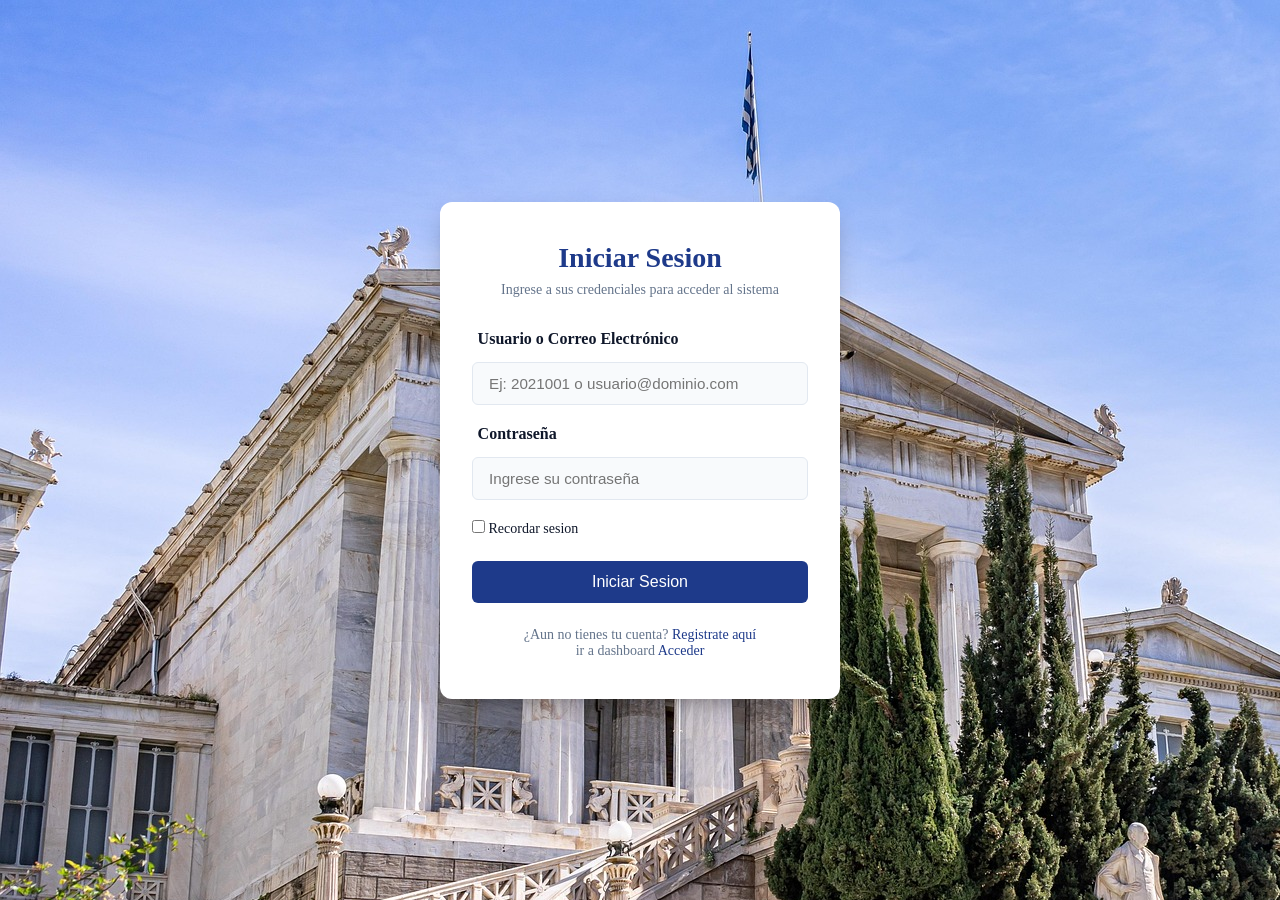
<file: index.html>
<!DOCTYPE html>
<html lang="es">
<head>
    <meta charset="UTF-8">
    <meta name="viewport" content="width=device-width, initial-scale=1.0">
    <title>SIA | Iniciar Sesion</title>
    <link href="css/estilos.css" rel="stylesheet">
</head>
<body>
    <!-- Contenedor de la pagina para iniciar sesión-->
     <div class="login-card">
        <!-- Encabezado informativo-->
         <div class="login-header">
            <h1>Iniciar Sesion</h1>
            <p>Ingrese a sus credenciales para acceder al sistema</p>
         </div>
         <!-- Formulario de inicio de sesión-->
          <form action="#" method="POST">
            <!--Campo de usuario o Correo electronico-->
            <div class="form-group">
                <label for="username">Usuario o Correo Electrónico</label>
                <input type="text" id="username" name="username" class="form-control" placeholder="Ej: 2021001 o usuario@dominio.com" required>
            </div>
            <!--Campo de contraseña-->
            <div class="form-group">
                <label for="password">Contraseña</label>
                <input type="password" id="password" name="password" class="form-control" placeholder="Ingrese su contraseña" required>
            </div>
            <!--opciones para recordar sesion y recuperar clave de acceso-->
            <div class="form-actions">
                <label class="remmeber-me">
                    <input type="checkbox" name="remember"> 
                    <span> Recordar sesion</span>
                </label>
            </div>
            <!-- Boton de inicio de sesión-->
             <button type="submit" class="btn-submit">Iniciar Sesion</button>
             <!--Pie Pagina-->
             <footer class="login-footer">
                <p> ¿Aun no tienes tu cuenta? <a href="registro.html">Registrate aquí</a></p>
                <p> ir a dashboard <a href="html/dashboard.html" target="_blank">Acceder</a></p>
             </footer>
          </form>
     </div>
</body>
</html>
</file>
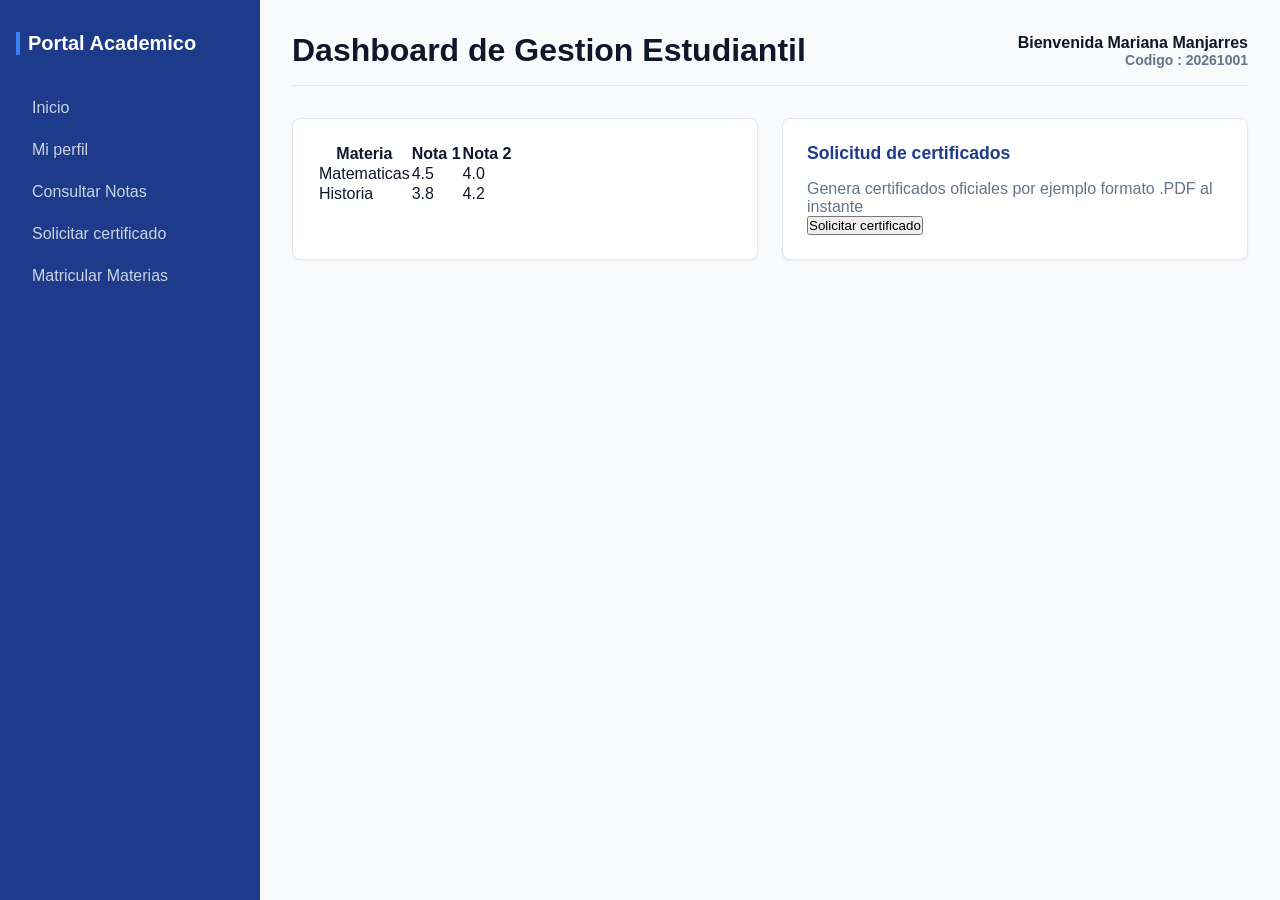
<file: html/dashboard.html>
<!DOCTYPE html>
<html lang="es">
<head>
    <meta charset="UTF-8">
    <meta name="viewport" content="width=device-width, initial-scale=1.0">
    <title>SIA | Dashboard Estudiante</title>
    <link href="../css/dashboard.css" rel="stylesheet">
</head>
<body>
    <!-- menu de navegacion que es un contenedor-->
    <div class="sidebar">
        <h2> Portal Academico</h2>
        <ul class="menu-list">
            <li><a href="#" class="menu-link active">Inicio</a></li>
            <li><a href="#" class="menu-link">Mi perfil</a></li>
            <li><a href="#" class="menu-link">Consultar Notas</a></li>
            <li><a href="#" class="menu-link">Solicitar certificado</a></li>
            <li><a href="#" class="menu-link">Matricular Materias</a></li>
        </ul>
    </div>
    <!-- Contenedor principal de la pagina-->
    <div class="main-content">
        <header class="header">
            <h1> Dashboard de Gestion Estudiantil</h1>
            <div class="user-info">
                <strong>Bienvenida Mariana Manjarres</strong>
                <div class="role">
                    <strong>Codigo : 20261001</strong>
                </div>
            </div>
        </header>
    <!-- Contenido principal de la pagina uso de grid -->
     <div class="grid">
        <section class="card" id="notas">
            <table class="data-table">
                <thead>
                    <tr>
                        <th>Materia</th>
                        <th>Nota 1 </th>
                        <th>Nota 2</th>
                    </tr>
                </thead>
                <tbody>
                    <tr>
                        <td>Matematicas</td>
                        <td>4.5</td>
                        <td>4.0</td>
                    </tr>
                    <tr>
                        <td>Historia</td>
                        <td>3.8</td>
                        <td>4.2</td>
                    </tr>
                </tbody>
            </table>
        </section>
        <!-- card para certificaciones-->
         <section class="card" id="certificados">
            <h3>Solicitud de certificados</h3>
            <p style=" color:var(--text-muted); font-size:0.9 rem; margin-bottom: 1 rem;">Genera certificados oficiales por ejemplo formato .PDF al instante</p>
            <button class="btn">Solicitar certificado</button>
         </section>
     </div>
    </div>
</body>
</html>
</file>
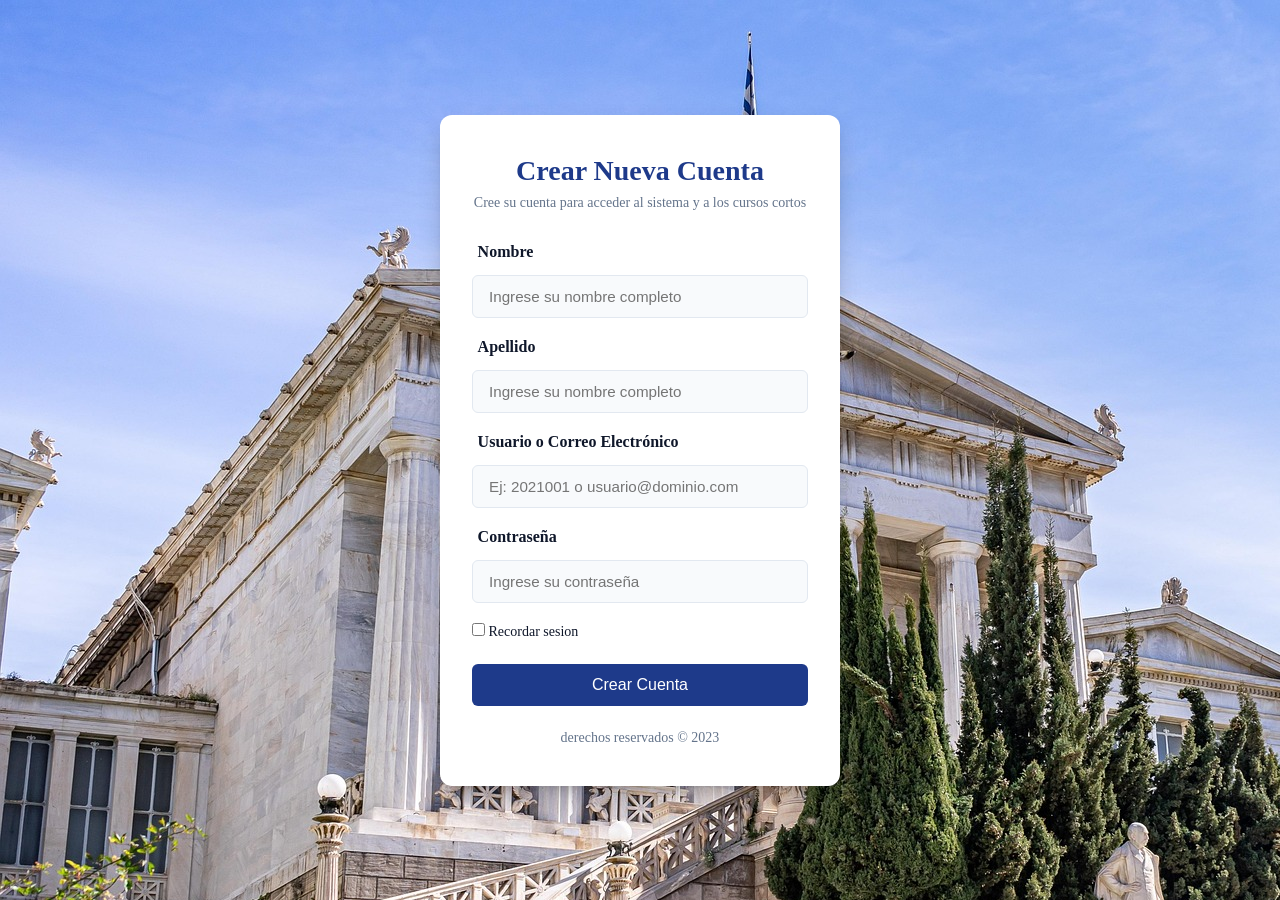
<file: html/registrar_cuenta.html>
<!DOCTYPE html>
<html lang="es">
<head>
    <meta charset="UTF-8">
    <meta name="viewport" content="width=device-width, initial-scale=1.0">
    <title>SIA | Crear Nueva Cuenta</title>
    <link rel="stylesheet" href="../css/estilos.css">
</head>
<body>
   <!-- Contenedor de la pagina para iniciar sesión-->
     <div class="login-card">
        <!-- Encabezado informativo-->
         <div class="login-header">
            <h1>Crear Nueva Cuenta</h1>
            <p>Cree su cuenta para acceder al sistema y a los cursos cortos</p>
         </div>
         <!-- Formulario de inicio de sesión-->
          <form action="#" method="POST">
            <!--campo de nombre-->
            <div class="form-group">
                <label for="name">Nombre</label>
                <input type="text" id="nombre" name="nombre" class="form-control" placeholder="Ingrese su nombre completo" required>
            </div>
            <div class="form-group">
                <label for="name">Apellido</label>
                <input type="text" id="apellido" name="apellido" class="form-control" placeholder="Ingrese su nombre completo" required>
            </div>
            
            <!--Campo de usuario o Correo electronico-->
            <div class="form-group">
                <label for="username">Usuario o Correo Electrónico</label>
                <input type="text" id="username" name="username" class="form-control" placeholder="Ej: 2021001 o usuario@dominio.com" required>
            </div>
            <!--Campo de contraseña-->
            <div class="form-group">
                <label for="password">Contraseña</label>
                <input type="password" id="password" name="password" class="form-control" placeholder="Ingrese su contraseña" required>
            </div>
            <!--opciones para recordar sesion y recuperar clave de acceso-->
            <div class="form-actions">
                <label class="remmeber-me">
                    <input type="checkbox" name="remember"> 
                    <span> Recordar sesion</span>
                </label>
            </div>
            <!-- Boton de inicio de sesión-->
             <button type="submit" class="btn-submit">Crear Cuenta</button>
             <!--Pie Pagina-->
             <footer class="login-footer">
                <p> derechos reservados &copy; 2023</p>
             </footer>
          </form>
     </div> 
</body>
</html>
</file>
<file: css/estilos.css>
:root{
    --primary-color:#1e3a8a; /* Azul Institucional*/
    --primary-light:#3b82f6; /* Azul Claro para botones y enfoques */
    --bg:#f8fafc; /* Fondo de la página */
    --surface:#ffffff; /* Color de superficie para tarjetas y contenedores */
    --text:#0f172a; /* Color de texto principal */
    --text-muted:#64748b;
    --border:#e2e8f0; /* Color de borde para inputs y tarjetas */
    --focus-ring:#bfdbfe; /* Color del anillo de enfoque para inputs */
}
*{
    margin:0;
    padding:0;
    box-sizing:border-box;
}
/* Estilos generales */

body{
    background-color:var(--bg);
    color:var(--text);
    /*Centrado absoluto horizontal y vertifical mediante flexbox*/
    display:flex;
    justify-content:center;
    align-items:center;
    min-height:100vh;
    padding:1rem;
    background-image: url('../img/school.jpg');
}
/* Tarjeta contenedora*/
.login-card{
    background-color:#ffffff;
    width:100%;
    max-width:400px;
    padding: 2.5rem 2rem;
    border-radius:0.75rem;
    /* Sombra para dar profundidad */
    box-shadow: 0 10px 25px -5px rgba(0,0,0,0.25), 0 8px 10px -6px rgba(0,0,0,0.1);
    position:relative;
    z-index:10;
}
/* Encabezado de la tarjeta */
.login-header{
    text-align:center;
    margin-bottom:2rem;
}
.login-header h1{
    font-size:1.75rem;
    color:var(--primary-color);
    margin-bottom:0.5rem;
}
.login-header p{
    color:var(--text-muted);
    font-size:0.875rem;
}
/* Estilos del formulario */
.form-group{
    margin-bottom:1.25rem;
    display:flex;
    flex-direction:column;
}
.form-group label{
    margin-bottom:0.875rem;
    font-weight:600;
    margin-left:0.35rem;
    color:var(--text);
}
/* Estilos de los inputs tipo texto y contraseña */
.form-control{
    width:100%;
    padding: 0.75rem 1rem;
    border: 1px solid var(--border);
    border-radius:0.375rem;
    font-size:0.95rem;
    background-color:var(--bg);
    /* Transición suave para el enfoque */
    transition: boder-color 0.2s, box-shadows 0.2s, background-color 0.2s;
}
/* Efecto de enfoque para los inputs */
.form-control:focus{
    outline:none;
    border-color:var(--primary-light);
    box-shadow: 0 0 0 3px var(--focus-ring);
}
.form-actions{
    display:flex;
    justify-content:space-between;
    align-items:center;
    margin-bottom:1.5rem;
    font-size:0.875rem;

}
.remmeber-me input[type="checkbox"]{
    accent-color:var(--primary-light);
    cursor:pointer;
}
.remember-me{
    display:flex;
    align-items:center;
    margin-bottom:1.5rem;
    font-size:0.875rem;
}
/* Estilos del botón de inicio de sesión */
.btn-submit{
    width:100%;
    padding: 0.75rem 1rem;
    background-color:var(--primary-color);
    color:#ffffff;
    border:none;
    border-radius:0.375rem;
    font-size:1rem;
    cursor:pointer;
    transition: background-color 0.2s, transform 0.2s;
}
.btn-submit:hover{
    background-color:var(--primary-light);
    transform:translateY(-2px);
}
.login-footer{
    text-align:center;
    font-size:0.875rem;
    color:var(--text-muted);
    margin-top:1.5rem;
}
.login-footer a{
    color:var(--primary-color);
    text-decoration:none;
    transition: color 0.2s;
}
.login-footer a:hover{
    color:var(--primary-light);
}
</file>
<file: css/dashboard.css>
/*Variables */
:root{
            --primary: #1e3a8a;
            --primary-light: #3b82f6;
            --bg: #f8fafc;
            --surface: #ffffff;
            --text: #0f172a;
            --text-muted: #64748b;
            --border: #e2e8f0;
}
*{
    margin: 0;
    padding:0;
    box-sizing: border-box;
    font-family:'segoe ui', Tahoma, Geneva, Verdana, sans-serif;
}
/*Estructura base de pantalla completa*/
html,body{
    width:100%;
    height:100%;
}
body{
    background-color:var(--bg);
    color:var(--text);
    display:flex;
    min-height:100vh;
}
/* Menu barra lateral expandiendo vertificalmente*/
.sidebar{
    width:260px;
    background-color:var(--primary);
    color:white;
    padding: 2rem 1rem;
    display:flex;
    flex-direction:column;
    flex-shrink:0;
}
.sidebar h2{
    font-size:1.25rem;
    margin-bottom:2rem;
    padding-left:0.5rem;
    border-left: 4px solid var(--primary-light);
}
.menu-list{
    list-style:none;
}
.menu-item{
    margin-bottom:0.5rem;
}
.menu-link{
    color:#cbd4e1;
    text-decoration: none;
    padding: 0.75rem 1rem;
    display:block;
    border-radius:0.375rem;
    transition: all 0.2s;
}
.menu-link:hover, menu-link.active{
    background-color:var(--primary-light);
    color:white;
}
/* Area principal que ocupa todo el espacio restante */
.main-content{
    flex:1;
    padding:2rem;
    overflow-y:auto;
}
.header{
    display:flex;
    justify-content:space-between;
    align-items:center;
    margin-bottom:2rem;
    padding-bottom:1rem;
    border-bottom:1px solid var(--border);
}
.user-info {
    text-align:right;
}
.user-info .role{
    font-size: 0.875rem;
    color:var(--text-muted);
}
/* grilla adaptable de tarjeta*/
.grid{
    display:grid;
    grid-template-columns: repeat(auto-fit, minmax(250px, 1fr));
    gap:1.5rem;
}
.card{
    background: var(--surface);
    padding:1.5rem;
    border-radius:0.5rem;
    border: 1px solid var(--border);
    box-shadow: 0 1px 3px rgba(0,0,0,0.05);
}
.card h3{
    margin-bottom:1rem;
    color: var(--primary);
    font-size:1.1rem;
}
</file>
